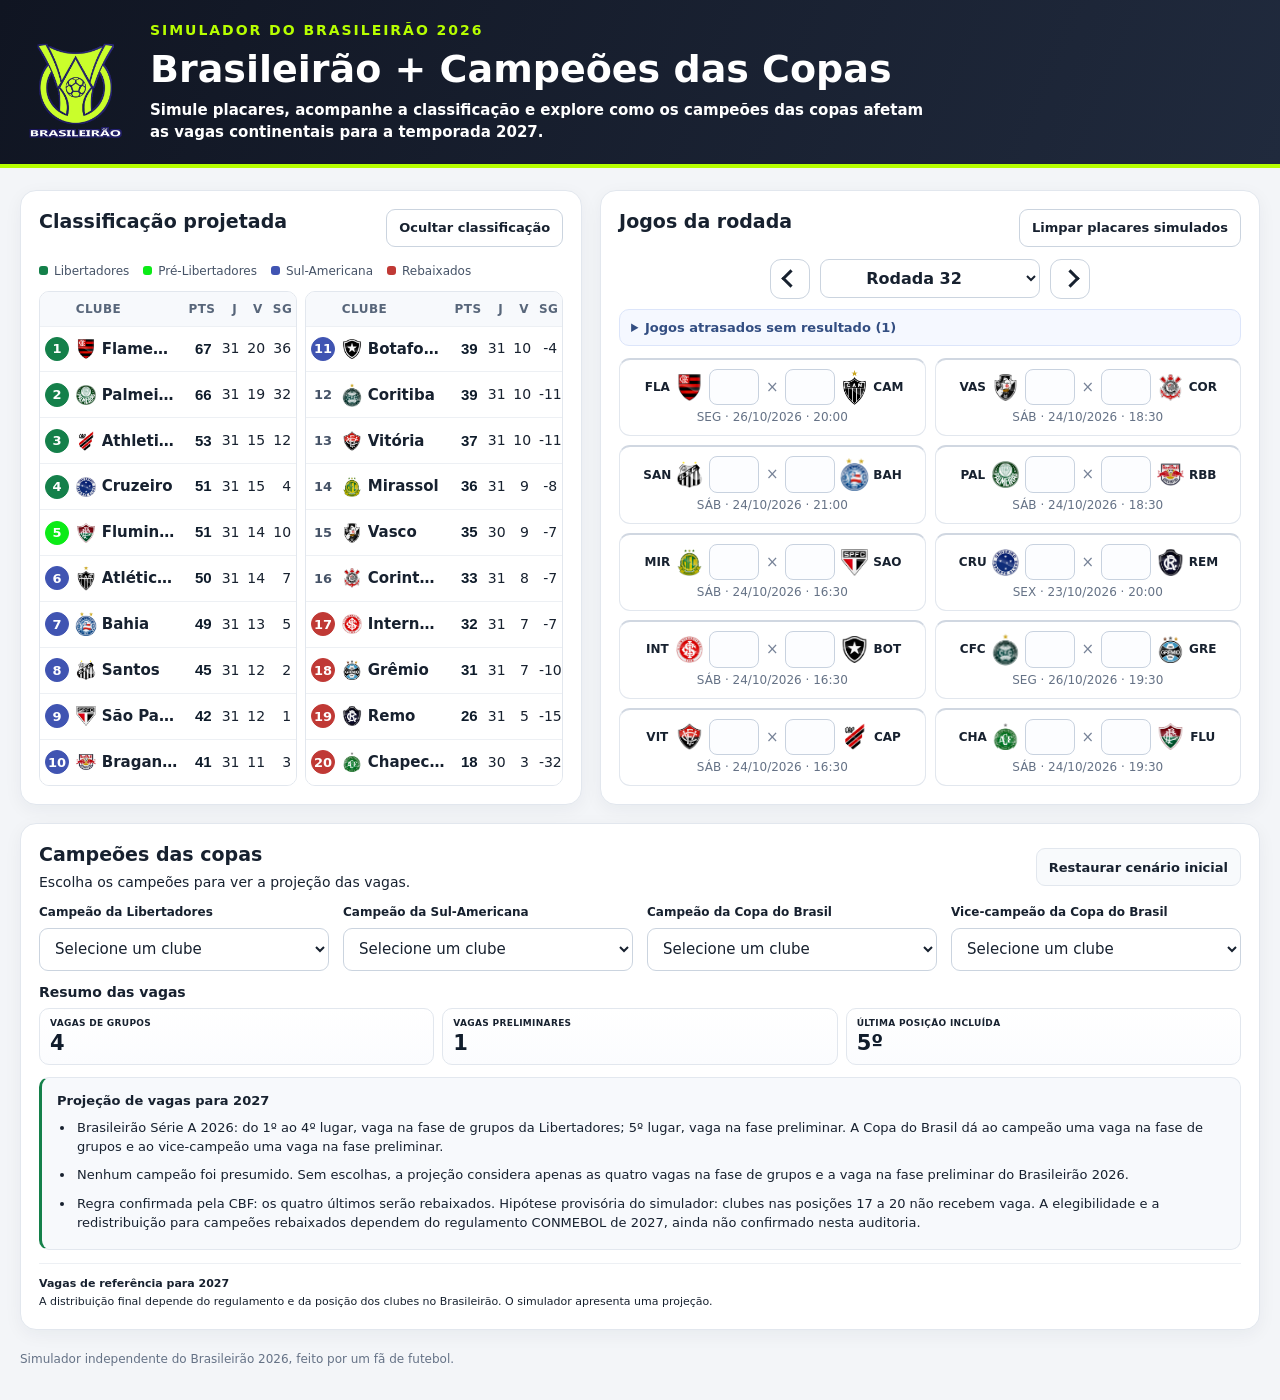
<file: index.html>
<!doctype html>
<html lang="pt-BR">
<head>
  <meta charset="utf-8">
  <meta name="viewport" content="width=device-width,initial-scale=1">
  <title>Simulador Brasileirão + Copas 2026</title>
  <link rel="stylesheet" href="css/style.css">
</head>
<body>
  <header>
    <div class="header-inner">
      <div class="brand-logo-crop" role="img" aria-label="Logo do Brasileirão">
        <span class="visually-hidden">Brasileirão</span>
      </div>
      <div class="header-copy">
        <div class="eyebrow">Simulador do Brasileirão 2026</div>
        <h1>Brasileirão + Campeões das Copas</h1>
        <p>Simule placares, acompanhe a classificação e explore como os campeões das copas afetam as vagas continentais para a temporada 2027.</p>
      </div>
    </div>
  </header>
  <main class="wrap">
    <div class="main-layout">
      <section class="card standings-card" id="standingsCard" aria-labelledby="standingsTitle">
        <div class="toolbar" id="standingsToolbar">
          <div><h2 id="standingsTitle">Classificação projetada</h2><span id="simulationStatus" class="simulation-status" hidden></span></div>
          <button class="btn" id="toggleStandings" type="button" aria-expanded="true" aria-controls="standingsContent">Ocultar classificação</button>
        </div>
        <div id="standingsContent">
          <div class="legend" aria-label="Legenda das zonas"><span><i class="dot zone-groups"></i>Libertadores</span><span><i class="dot zone-pre"></i>Pré-Libertadores</span><span><i class="dot zone-sula"></i>Sul-Americana</span><span><i class="dot zone-relegation"></i>Rebaixados</span></div>
          <div class="tables-pair">
            <div class="tablewrap"><table><thead><tr><th aria-label="Posição"></th><th>Clube</th><th>Pts</th><th>J</th><th>V</th><th>SG</th></tr></thead><tbody id="tbodyTop"></tbody></table></div>
            <div class="tablewrap"><table><thead><tr><th aria-label="Posição"></th><th>Clube</th><th>Pts</th><th>J</th><th>V</th><th>SG</th></tr></thead><tbody id="tbodyBottom"></tbody></table></div>
          </div>
        </div>
      </section>

      <section class="card matches-card" aria-labelledby="matchesTitle">
        <div class="toolbar matches-heading" id="matchesHeading">
          <div class="matches-title-group" id="matchesTitleGroup">
            <div><h2 id="matchesTitle">Jogos da rodada</h2></div>
          </div>
          <button class="btn" id="clearScores" type="button">Limpar placares simulados</button>
        </div>
        <nav class="round-nav" aria-label="Navegação entre rodadas">
          <button class="round-arrow" id="prevRound" type="button" aria-label="Rodada anterior">←</button>
          <select id="roundSelect" aria-label="Selecionar rodada"></select>
          <button class="round-arrow" id="nextRound" type="button" aria-label="Próxima rodada">→</button>
        </nav>
        <details id="delayedFixtures" class="delayed-fixtures" hidden>
          <summary id="delayedFixturesTitle">Jogos atrasados sem resultado</summary>
          <div id="roundProgress" class="small round-meta"></div>
        </details>
        <div id="fixtures" class="fixtures"></div>
      </section>
    </div>

    <section class="card cups-card" aria-labelledby="cupsTitle">
      <div class="cups-heading">
        <div><h2 id="cupsTitle">Campeões das copas</h2><p class="sub">Escolha os campeões para ver a projeção das vagas.</p></div>
        <button class="btn btn-secondary" id="reset" type="button">Restaurar cenário inicial</button>
      </div>
      <div class="cup-selectors">
        <div class="field"><label for="lib">Campeão da Libertadores</label><select id="lib"></select></div>
        <div class="field"><label for="sula">Campeão da Sul-Americana</label><select id="sula"></select></div>
        <div class="field"><label for="cdb">Campeão da Copa do Brasil</label><select id="cdb"></select></div>
        <div class="field"><label for="vice">Vice-campeão da Copa do Brasil</label><select id="vice"></select></div>
      </div>
      <section class="qualification-summary" aria-labelledby="summaryTitle">
        <h3 id="summaryTitle">Resumo das vagas</h3>
        <div class="summary">
          <div class="metric"><span>Vagas de grupos</span><strong id="directCount">4</strong></div>
          <div class="metric"><span>Vagas preliminares</span><strong id="preCount">1</strong></div>
          <div class="metric"><span>Última posição incluída</span><strong id="lastPlace">5º</strong></div>
        </div>
      </section>
      <div id="explain" class="cup-projection" aria-live="polite"></div>
      <div class="cups-footer"><div class="note cups-reference"><b>Vagas de referência para 2027</b><span>A distribuição final depende do regulamento e da posição dos clubes no Brasileirão. O simulador apresenta uma projeção.</span></div></div>
    </section>
    <div class="foot">Simulador independente do Brasileirão 2026, feito por um fã de futebol.</div>
  </main>
  <script src="js/fixtures.js"></script>
  <script src="js/app.js"></script>
</body>
</html>
</file>
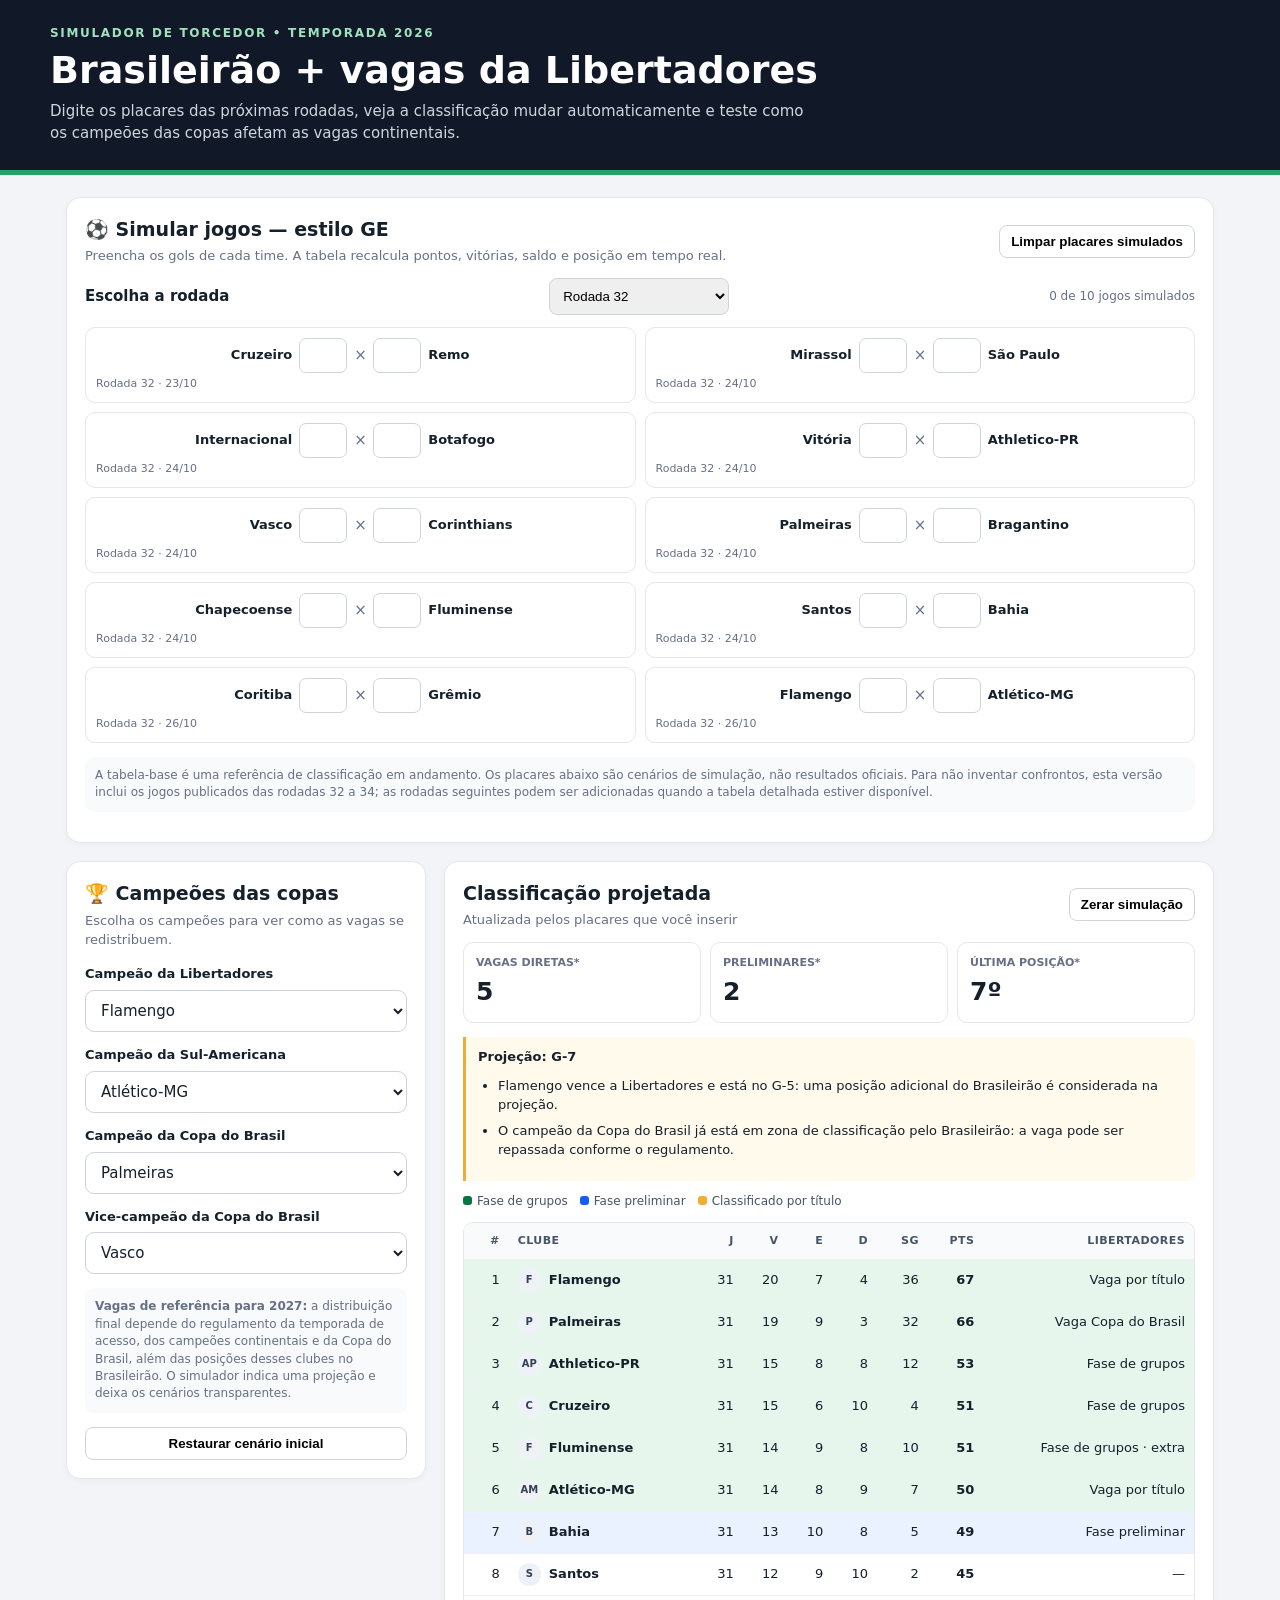
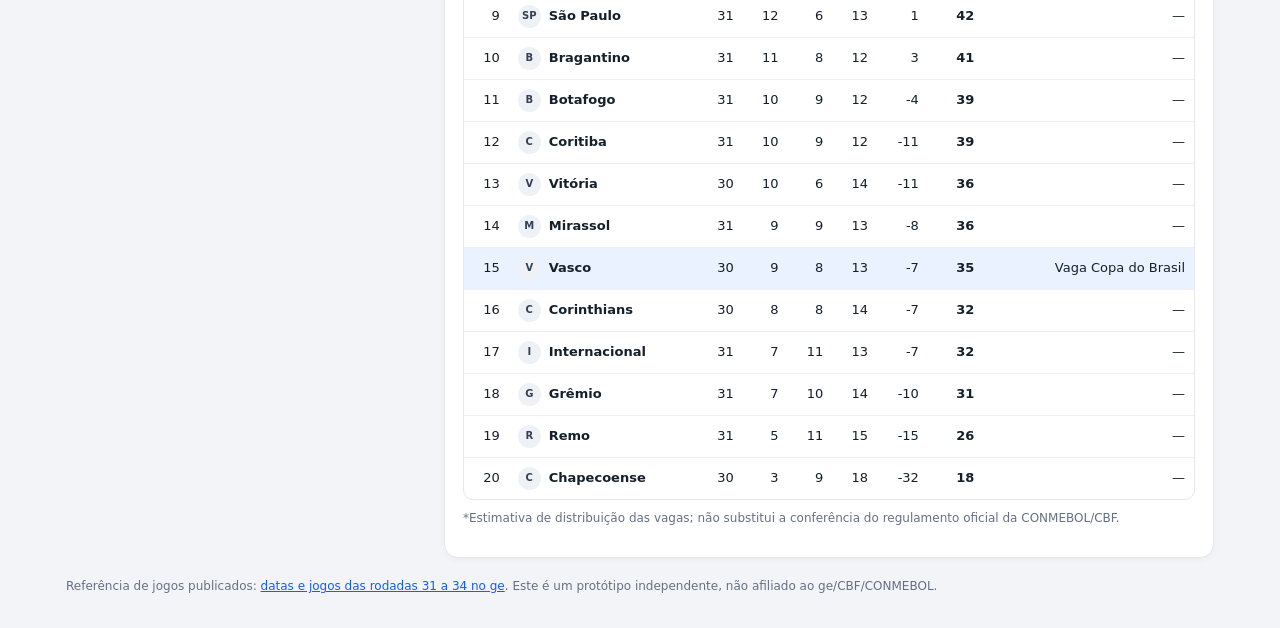
<file: simulador-original.html>
<!doctype html>
<html lang="pt-BR"><head><meta charset="utf-8"><meta name="viewport" content="width=device-width,initial-scale=1"><title>Simulador Brasileirão + Copas 2026</title>
<style>
:root{--bg:#f2f4f7;--card:#fff;--ink:#15202b;--muted:#667085;--line:#e5e7eb;--green:#087443;--greenbg:#e7f6ed;--blue:#155eef;--bluebg:#eaf1ff;--yellow:#a15c00;--yellowbg:#fff4d6;--red:#b42318;--redbg:#ffebe9}*{box-sizing:border-box}body{margin:0;background:var(--bg);font:15px/1.45 system-ui,-apple-system,Segoe UI,Roboto,Arial;color:var(--ink)}header{background:#111827;color:#fff;padding:25px max(18px,calc((100% - 1180px)/2));border-bottom:5px solid #20a464}header .eyebrow{font-size:12px;text-transform:uppercase;letter-spacing:.14em;color:#9fe2bc;font-weight:800}h1{font-size:clamp(25px,4vw,38px);line-height:1.08;margin:8px 0}header p{color:#d0d5dd;max-width:760px;margin:10px 0 0}.wrap{max-width:1180px;margin:22px auto;padding:0 16px}.grid{display:grid;grid-template-columns:360px 1fr;gap:18px;align-items:start}.card{background:var(--card);border:1px solid var(--line);border-radius:14px;padding:18px;box-shadow:0 2px 6px #10182808}.card h2{font-size:19px;margin:0 0 5px}.sub{color:var(--muted);font-size:13px;margin:0 0 15px}.field{display:block;margin:14px 0}.field label{display:block;font-weight:700;font-size:13px;margin-bottom:6px}.field select{width:100%;padding:10px 11px;border:1px solid #cfd4dc;border-radius:9px;background:white;color:var(--ink);font:inherit}.note{font-size:12px;color:var(--muted);padding:10px;background:#f8fafc;border-radius:9px;margin-top:14px}.toolbar{display:flex;justify-content:space-between;gap:10px;align-items:center;flex-wrap:wrap;margin-bottom:12px}.toolbar h2{margin:0}.btn{border:1px solid #cfd4dc;background:white;border-radius:8px;padding:8px 11px;font-weight:700;cursor:pointer}.btn:hover{background:#f8fafc}.tablewrap{overflow:auto;border:1px solid var(--line);border-radius:10px}table{border-collapse:collapse;width:100%;min-width:630px;font-size:13px}th{background:#f8fafc;text-align:right;color:#475467;font-size:11px;text-transform:uppercase;letter-spacing:.04em;padding:10px 9px;position:sticky;top:0}th:nth-child(2){text-align:left}td{padding:9px;border-top:1px solid #eef0f3;text-align:right;white-space:nowrap}td:nth-child(2){text-align:left;font-weight:700}.pos{color:#667085;width:30px}.club{display:flex;gap:8px;align-items:center}.crest{width:23px;height:23px;border-radius:50%;background:#eef2f6;display:inline-grid;place-items:center;font-size:10px;font-weight:900;color:#344054}.editable{width:54px;text-align:center;border:1px solid #d0d5dd;border-radius:6px;padding:5px;font:inherit}.qual-group{background:var(--greenbg)}.qual-pre{background:var(--bluebg)}.qual-extra{background:var(--yellowbg)}.zone{display:inline-block;font-size:10px;font-weight:900;border-radius:5px;padding:3px 5px;margin-left:6px}.legend{display:flex;gap:12px;flex-wrap:wrap;margin:12px 0;color:#475467;font-size:12px}.dot{display:inline-block;width:9px;height:9px;border-radius:3px;margin-right:5px}.summary{display:grid;grid-template-columns:repeat(3,1fr);gap:9px;margin-bottom:14px}.metric{border:1px solid var(--line);border-radius:10px;padding:12px}.metric span{display:block;font-size:11px;color:var(--muted);font-weight:800;text-transform:uppercase}.metric strong{display:block;font-size:25px;margin-top:3px}.result-list{padding-left:20px;margin:10px 0}.result-list li{margin:7px 0}.warn{border-left:3px solid #f0ad35;background:#fffaeb;padding:11px 12px;font-size:13px;border-radius:0 8px 8px 0;margin-top:12px}.foot{font-size:12px;color:var(--muted);margin:20px 0 32px}.foot a{color:#155eef}.small{font-size:12px;color:var(--muted)}@media(max-width:850px){.grid{grid-template-columns:1fr}.summary{grid-template-columns:repeat(3,1fr)}}@media(max-width:440px){.summary{grid-template-columns:1fr}.metric{display:flex;justify-content:space-between;align-items:center}.metric strong{font-size:22px}}
</style></head><body>
<header><div class="eyebrow">Simulador de torcedor • Temporada 2026</div><h1>Brasileirão + vagas da Libertadores</h1><p>Digite os placares das próximas rodadas, veja a classificação mudar automaticamente e teste como os campeões das copas afetam as vagas continentais.</p></header>
<main class="wrap">
<section class="card" style="margin-bottom:18px"><div class="toolbar"><div><h2>⚽ Simular jogos — estilo GE</h2><p class="sub" style="margin:4px 0 0">Preencha os gols de cada time. A tabela recalcula pontos, vitórias, saldo e posição em tempo real.</p></div><button class="btn" id="clearScores">Limpar placares simulados</button></div>
<div class="toolbar"><label for="roundSelect" style="font-weight:800">Escolha a rodada</label><select id="roundSelect" style="padding:9px;border:1px solid #cfd4dc;border-radius:8px;min-width:180px"></select><span id="roundProgress" class="small"></span></div>
<div id="fixtures" class="fixtures"></div><p class="note">A tabela-base é uma referência de classificação em andamento. Os placares abaixo são cenários de simulação, não resultados oficiais. Para não inventar confrontos, esta versão inclui os jogos publicados das rodadas 32 a 34; as rodadas seguintes podem ser adicionadas quando a tabela detalhada estiver disponível.</p>
</section>
<div class="grid"><section class="card"><h2>🏆 Campeões das copas</h2><p class="sub">Escolha os campeões para ver como as vagas se redistribuem.</p>
<div class="field"><label for="lib">Campeão da Libertadores</label><select id="lib"></select></div><div class="field"><label for="sula">Campeão da Sul-Americana</label><select id="sula"></select></div><div class="field"><label for="cdb">Campeão da Copa do Brasil</label><select id="cdb"></select></div><div class="field"><label for="vice">Vice-campeão da Copa do Brasil</label><select id="vice"></select></div>
<div class="note"><b>Vagas de referência para 2027:</b> a distribuição final depende do regulamento da temporada de acesso, dos campeões continentais e da Copa do Brasil, além das posições desses clubes no Brasileirão. O simulador indica uma projeção e deixa os cenários transparentes.</div><button class="btn" id="reset" style="width:100%;margin-top:14px">Restaurar cenário inicial</button></section>
<section class="card"><div class="toolbar"><div><h2>Classificação projetada</h2><div class="sub" style="margin:4px 0 0">Atualizada pelos placares que você inserir</div></div><button class="btn" id="resetAll">Zerar simulação</button></div><div class="summary"><div class="metric"><span>Vagas diretas*</span><strong id="directCount">4</strong></div><div class="metric"><span>Preliminares*</span><strong id="preCount">1</strong></div><div class="metric"><span>Última posição*</span><strong id="lastPlace">5º</strong></div></div><div id="explain"></div><div class="legend"><span><i class="dot" style="background:#087443"></i>Fase de grupos</span><span><i class="dot" style="background:#155eef"></i>Fase preliminar</span><span><i class="dot" style="background:#f0ad35"></i>Classificado por título</span></div><div class="tablewrap"><table><thead><tr><th>#</th><th>Clube</th><th>J</th><th>V</th><th>E</th><th>D</th><th>SG</th><th>Pts</th><th>Libertadores</th></tr></thead><tbody id="tbody"></tbody></table></div><p class="small" style="margin-top:10px">*Estimativa de distribuição das vagas; não substitui a conferência do regulamento oficial da CONMEBOL/CBF.</p></section></div>
<div class="foot">Referência de jogos publicados: <a href="https://ge.globo.com/rs/futebol/brasileirao-serie-a/noticia/2026/09/27/cbf-desmembra-rodadas-do-brasileirao-com-duas-semanas-completas-de-jogos-veja-as-datas.ghtml" target="_blank" rel="noopener">datas e jogos das rodadas 31 a 34 no ge</a>. Este é um protótipo independente, não afiliado ao ge/CBF/CONMEBOL.</div></main>
<style>.fixtures{display:grid;grid-template-columns:repeat(2,minmax(0,1fr));gap:9px}.fixture{display:grid;grid-template-columns:minmax(0,1fr) 48px 12px 48px minmax(0,1fr);gap:7px;align-items:center;border:1px solid #e5e7eb;border-radius:10px;padding:10px;background:#fff}.fixture .home{text-align:right;font-weight:700}.fixture .away{font-weight:700}.score{width:48px;min-width:0;padding:7px 2px;text-align:center;border:1px solid #cfd4dc;border-radius:7px;font:700 16px system-ui}.dash{text-align:center;color:#667085}.fixture .home,.fixture .away{font-size:13px}.fixture .date{grid-column:1/-1;color:#667085;font-size:11px;margin-top:-4px}@media(max-width:700px){.fixtures{grid-template-columns:1fr}.fixture{grid-template-columns:minmax(0,1fr) 42px 10px 42px minmax(0,1fr);gap:5px}.score{width:42px}.fixture .home,.fixture .away{font-size:12px}}</style>
<script>
const initialTeams=[
['Flamengo',31,20,7,4,36,67],['Palmeiras',31,19,9,3,32,66],['Athletico-PR',31,15,8,8,12,53],['Cruzeiro',31,15,6,10,4,51],['Fluminense',31,14,9,8,10,51],['Atlético-MG',31,14,8,9,7,50],['Bahia',31,13,10,8,5,49],['Santos',31,12,9,10,2,45],['São Paulo',31,12,6,13,1,42],['Bragantino',31,11,8,12,3,41],['Botafogo',31,10,9,12,-4,39],['Coritiba',31,10,9,12,-11,39],['Vitória',30,10,6,14,-11,36],['Mirassol',31,9,9,13,-8,36],['Vasco',30,9,8,13,-7,35],['Corinthians',30,8,8,14,-7,32],['Internacional',31,7,11,13,-7,32],['Grêmio',31,7,10,14,-10,31],['Remo',31,5,11,15,-15,26],['Chapecoense',30,3,9,18,-32,18]
];
const fixturesByRound={
32:[['Cruzeiro','Remo','23/10'],['Mirassol','São Paulo','24/10'],['Internacional','Botafogo','24/10'],['Vitória','Athletico-PR','24/10'],['Vasco','Corinthians','24/10'],['Palmeiras','Bragantino','24/10'],['Chapecoense','Fluminense','24/10'],['Santos','Bahia','24/10'],['Coritiba','Grêmio','26/10'],['Flamengo','Atlético-MG','26/10']],
33:[['Fluminense','Internacional','28/10'],['Santos','Palmeiras','28/10'],['Bragantino','Chapecoense','28/10'],['Bahia','São Paulo','28/10'],['Remo','Botafogo','28/10'],['Atlético-MG','Cruzeiro','29/10'],['Coritiba','Vitória','29/10'],['Vasco','Flamengo','29/10'],['Grêmio','Athletico-PR','29/10'],['Corinthians','Mirassol','30/10']],
34:[['Bragantino','Santos','02/11'],['Chapecoense','Mirassol','03/11'],['Internacional','Coritiba','03/11'],['Flamengo','Grêmio','04/11'],['Athletico-PR','Vasco','04/11'],['Botafogo','Atlético-MG','04/11'],['São Paulo','Corinthians','04/11'],['Palmeiras','Remo','05/11'],['Cruzeiro','Bahia','05/11'],['Vitória','Fluminense','06/11']]
};
let teams=initialTeams.map(t=>t.slice());let scores={};let currentRound='32';
const $=id=>document.getElementById(id);const teamNames=initialTeams.map(t=>t[0]);
function fillSelect(id,defaultName){$(id).innerHTML='<option value="">— Indefinido —</option>'+teamNames.map(n=>`<option value="${n}">${n}</option>`).join('');$(id).value=defaultName||''}
fillSelect('lib','Flamengo');fillSelect('sula','Atlético-MG');fillSelect('cdb','Palmeiras');fillSelect('vice','Vasco');
Object.keys(fixturesByRound).forEach(r=>{$('roundSelect').insertAdjacentHTML('beforeend',`<option value="${r}">Rodada ${r}</option>`)});
function fixtureKey(r,i){return `${r}-${i}`}
function renderFixtures(){currentRound=$('roundSelect').value;const games=fixturesByRound[currentRound]||[];$('fixtures').innerHTML=games.map((g,i)=>{let k=fixtureKey(currentRound,i),sc=scores[k]||['',''];return `<div class="fixture"><div class="home">${g[0]}</div><input class="score" inputmode="numeric" type="number" min="0" max="30" aria-label="Gols ${g[0]}" data-round="${currentRound}" data-index="${i}" data-side="0" value="${sc[0]}"><span class="dash">×</span><input class="score" inputmode="numeric" type="number" min="0" max="30" aria-label="Gols ${g[1]}" data-round="${currentRound}" data-index="${i}" data-side="1" value="${sc[1]}"><div class="away">${g[1]}</div><div class="date">Rodada ${currentRound} · ${g[2]}</div></div>`}).join('');document.querySelectorAll('.score').forEach(el=>el.addEventListener('input',()=>{let k=fixtureKey(el.dataset.round,Number(el.dataset.index));if(!scores[k])scores[k]=['',''];scores[k][Number(el.dataset.side)]=el.value;renderTable()}));const filled=games.filter((g,i)=>{let a=scores[fixtureKey(currentRound,i)];return a&&a[0]!==''&&a[1]!==''}).length;$('roundProgress').textContent=`${filled} de ${games.length} jogos simulados`}
function getRows(){let rows=teams.map(t=>({name:t[0],j:t[1],v:t[2],e:t[3],d:t[4],sg:t[5],pts:t[6],gp:0,gs:0,ga:0}));let map=Object.fromEntries(rows.map(r=>[r.name,r]));Object.keys(fixturesByRound).forEach(round=>fixturesByRound[round].forEach((g,i)=>{let sc=scores[fixtureKey(round,i)];if(!sc||sc[0]===''||sc[1]===''||sc[0]==null||sc[1]==null)return;let a=Number(sc[0]),b=Number(sc[1]);if(!Number.isFinite(a)||!Number.isFinite(b)||a<0||b<0)return;let h=map[g[0]],v=map[g[1]];h.j++;v.j++;h.sg+=a-b;v.sg+=b-a;h.gp+=a;h.gs+=b;v.gp+=b;v.gs+=a;if(a>b){h.v++;v.d++;h.pts+=3}else if(a<b){v.v++;h.d++;v.pts+=3}else{h.e++;v.e++;h.pts++;v.pts++}}));return rows.sort((a,b)=>b.pts-a.pts||b.v-a.v||b.sg-a.sg||b.gp-a.gp)}
function getQualification(rows){const lib=$('lib').value,sula=$('sula').value,cdb=$('cdb').value,vice=$('vice').value;let directExtra=0,preExtra=0,notes=[];const pos=Object.fromEntries(rows.map((r,i)=>[r.name,i+1]));for(const [label,w] of [['Libertadores',lib],['Sul-Americana',sula]])if(w&&pos[w]&&pos[w]<=5){directExtra++;notes.push(`${w} vence a ${label} e está no G-5: uma posição adicional do Brasileirão é considerada na projeção.`)}if(cdb&&vice&&cdb===vice)notes.push('Atenção: campeão e vice da Copa do Brasil precisam ser clubes diferentes.');else{let champTop4=cdb&&pos[cdb]&&pos[cdb]<=4,viceTop4=vice&&pos[vice]&&pos[vice]<=4,champQualified=cdb&&pos[cdb]&&pos[cdb]<=5,viceQualified=vice&&pos[vice]&&pos[vice]<=5;if(champTop4&&viceTop4){directExtra++;preExtra++;notes.push('Os dois finalistas da Copa do Brasil estão no G-4: as vagas da Copa podem ser redistribuídas ao Brasileirão, conforme o regulamento aplicável.')}else if(champQualified){preExtra++;notes.push('O campeão da Copa do Brasil já está em zona de classificação pelo Brasileirão: a vaga pode ser repassada conforme o regulamento.')}else if(viceQualified){preExtra++;notes.push('O vice da Copa do Brasil já está classificado pela liga: a vaga preliminar pode ser redistribuída.')}}let total=5+directExtra+preExtra,direct=4+directExtra;return{direct,pre:Math.max(1,total-direct),total,notes,pos}}
function renderTable(){let rows=getRows(),q=getQualification(rows);$('directCount').textContent=q.direct;$('preCount').textContent=q.pre;$('lastPlace').textContent=q.total+'º';$('explain').innerHTML=`<div class="warn"><b>Projeção: G-${q.total}</b><ul class="result-list">${(q.notes.length?q.notes:['Nenhuma vaga adicional identificada pelos campeões selecionados. A projeção usa como base cinco posições via Brasileirão.']).map(n=>`<li>${n}</li>`).join('')}</ul></div>`;$('tbody').innerHTML=rows.map((r,i)=>{let label='',cls='';if(i<q.direct){label=i<4?'Fase de grupos':'Fase de grupos · extra';cls='qual-group'}else if(i<q.total){label='Fase preliminar';cls='qual-pre'}if([$('lib').value,$('sula').value].includes(r.name)&&r.name){label='Vaga por título';cls='qual-group'}else if(r.name===$('cdb').value){label='Vaga Copa do Brasil';cls='qual-group'}else if(r.name===$('vice').value&&r.name){label='Vaga Copa do Brasil';cls='qual-pre'}return `<tr class="${cls}"><td>${i+1}</td><td><div class="club"><span class="crest">${r.name.split(/[- ]/).map(x=>x[0]).join('').slice(0,3)}</span>${r.name}</div></td><td>${r.j}</td><td>${r.v}</td><td>${r.e}</td><td>${r.d}</td><td>${r.sg}</td><td><b>${r.pts}</b></td><td>${label||'—'}</td></tr>`}).join('')}
$('roundSelect').addEventListener('change',renderFixtures);['lib','sula','cdb','vice'].forEach(id=>$(id).addEventListener('change',renderTable));$('clearScores').addEventListener('click',()=>{scores={};renderFixtures();renderTable()});$('resetAll').addEventListener('click',()=>{scores={};renderFixtures();renderTable()});$('reset').addEventListener('click',()=>{scores={};$('lib').value='Flamengo';$('sula').value='Atlético-MG';$('cdb').value='Palmeiras';$('vice').value='Vasco';renderFixtures();renderTable()});renderFixtures();renderTable();
</script></body></html>
</file>
<file: css/style.css>
﻿:root {
  --brand-navy: #17145e;
  --brand-violet: #302c91;
  --brand-lime: #b7ff00;
  --page: #f3f5f8;
  --surface: #ffffff;
  --surface-soft: #f8fafc;
  --text: #17212f;
  --muted: #657286;
  --line: #e2e7ee;
  --line-strong: #cbd4df;
  --accent: var(--brand-navy);
  --accent-soft: #efefff;
  --groups: #14804a;
  --pre: #0ceb17;
  --sula: #4054b2;
  --relegation: #c03935;
  --shadow: 0 5px 18px rgb(18 32 50 / 5%);
}

* { box-sizing: border-box; }
body { margin: 0; background: var(--page); color: var(--text); font: 15px/1.5 system-ui, -apple-system, "Segoe UI", Roboto, Arial, sans-serif; }
header { position: relative; overflow: hidden; padding: 20px 24px; color: #fff; background: linear-gradient(112deg, #101522, #202A3D); border-bottom: 4px solid var(--brand-lime); }
.header-inner { position: relative; z-index: 1; display: flex; width: 100%; min-height: 112px; align-items: center; gap: 22px; margin: 0 auto; }
.brand-logo-crop { width: 104px; height: 112px; flex: 0 0 104px; background-image: url("../assets/brasileirao-logo-transparent.png"); background-repeat: no-repeat; background-size: auto 120px; background-position: center; }
.visually-hidden { position: absolute; width: 1px; height: 1px; overflow: hidden; clip: rect(0, 0, 0, 0); white-space: nowrap; clip-path: inset(50%); }
.header-copy { min-width: 0; }
header .eyebrow { color: var(--brand-lime); font-size: 14px; font-weight: 800; letter-spacing: .14em; text-transform: uppercase; }
h1 { margin: 7px 0 8px; font-size: clamp(26px, 3vw, 38px); line-height: 1.12; }
header p { max-width: 780px; margin: 0; color: #fff; font-weight: bold;}
.wrap { width: min(1680px, 100%); margin: 22px auto; padding: 0 20px; }
.main-layout { display: grid; grid-template-columns: minmax(0, 46fr) minmax(0, 54fr); gap: 18px; align-items: stretch; }
.main-layout:has(.matches-heading #toggleStandings) { grid-template-columns: minmax(0, 1fr); }
.standings-card[hidden] { display: none; }
.standings-card { display: flex; flex-direction: column; }
.main-layout > .card, .cups-card { min-width: 0; }
.card { padding: 18px; background: var(--surface); border: 1px solid var(--line); border-radius: 16px; box-shadow: var(--shadow); }
.card h2 { margin: 0 0 5px; font-size: 19px; line-height: 1.3; }
.sub { margin: 0 0 14px; color: var(--muted); font-size: 14px; }
.toolbar { display: flex; align-items: center; justify-content: space-between; gap: 12px; flex-wrap: wrap; margin-bottom: 12px; }
.toolbar h2 { margin: 0; }
.standings-card .toolbar { align-items: flex-start; }
.btn { min-height: 38px; padding: 8px 12px; color: var(--text); background: #fff; border: 1px solid var(--line-strong); border-radius: 9px; font: inherit; font-size: 13px; font-weight: 700; line-height: 1.2; cursor: pointer; transition: background .16s ease, border-color .16s ease, box-shadow .16s ease; }
.btn:hover { background: #f4f3ff; border-color: #b8b7da; }
button:focus-visible, summary:focus-visible, a:focus-visible, input:focus-visible { outline: 3px solid rgb(183 255 0 / 65%); outline-offset: 2px; }
select:focus-visible { outline: 2px solid #8795a8; outline-offset: 2px; }
.simulation-status { display: inline-flex; margin-top: 6px; padding: 3px 8px; color: #09663b; background: var(--accent-soft); border: 1px solid #ccebd8; border-radius: 999px; font-size: 11px; font-weight: 750; }
.simulation-status[hidden] { display: none; }

/* Classificação e legenda */
#standingsContent { display: flex; min-height: 0; flex: 1; flex-direction: column; }
#standingsContent[hidden] { display: none; }
.legend { display: flex; gap: 8px 14px; flex-wrap: wrap; margin: 3px 0 11px; color: #465367; font-size: 12px; }
.legend > span { display: inline-flex; align-items: center; white-space: nowrap; }
.dot { display: inline-block; width: 9px; height: 9px; margin-right: 6px; border-radius: 3px; }
.zone-groups { background: var(--groups); }
.zone-pre { background: var(--pre); }
.zone-sula { background: var(--sula); }
.zone-relegation { background: var(--relegation); }
.summary { display: grid; grid-template-columns: repeat(3, minmax(0, 1fr)); gap: 8px; margin-bottom: 10px; }
.metric { min-width: 0; padding: 8px 10px; border: 1px solid var(--line); border-radius: 10px; background: linear-gradient(180deg, #fff, #fbfcfe); }
.metric span { display: block; color: var(--muted); font-size: 9px; font-weight: 800; letter-spacing: .035em; line-height: 1.35; text-transform: uppercase; }
.metric strong { display: block; margin-top: 2px; color: #111d2c; font-size: 21px; line-height: 1.2; font-variant-numeric: tabular-nums; }
.tables-pair { display: grid; min-height: 0; flex: 1; grid-template-columns: repeat(2, minmax(0, 1fr)); gap: 8px; }
.tablewrap { min-width: 0; overflow: hidden; border: 1px solid var(--line); border-radius: 10px; }
.tables-pair table { width: 100%; height: 100%; table-layout: fixed; border-collapse: collapse; font-size: 14px; font-variant-numeric: tabular-nums; }
.tables-pair th, .tables-pair td { padding: 8px 5px; text-align: right; }
.tables-pair th { color: #58667a; background: #f7f9fc; font-size: 12px; font-weight: 800; letter-spacing: .04em; text-transform: uppercase; }
.tables-pair th:nth-child(2) { text-align: left; }
.tables-pair th:first-child, .tables-pair td:first-child { width: 12%; }
.tables-pair th:nth-child(2), .tables-pair td:nth-child(2) { width: 44%; }
.tables-pair th:nth-child(3), .tables-pair td:nth-child(3) { width: 13%; }
.tables-pair th:nth-child(4), .tables-pair td:nth-child(4), .tables-pair th:nth-child(5), .tables-pair td:nth-child(5) { width: 10%; }
.tables-pair th:nth-child(6), .tables-pair td:nth-child(6) { width: 11%; }
.tables-pair td { padding-top: 9px; padding-bottom: 9px; border-top: 1px solid #edf0f4; }
.tables-pair tbody tr { height: 10%; background: #fff; transition: background .14s ease; }
.tables-pair tbody tr:hover { background: #f7f9fc; }
.tables-pair td:first-child { text-align: center; }
.position-number { display: inline-grid; width: 24px; height: 24px; min-width: 24px; place-items: center; padding: 0; color: #fff; background: #465367; border: 1px solid #465367; border-radius: 50%; font-size: 13px; font-weight: 900; line-height: 1; }
.position-groups { background: var(--groups); border-color: var(--groups); }
.position-pre { background: var(--pre); border-color: var(--pre); }
.position-sula { background: var(--sula); border-color: var(--sula); }
.position-relegation { background: var(--relegation); border-color: var(--relegation); }
.position-neutral { color: #465367; background: transparent; border-color: transparent; }
.tables-pair td:nth-child(2) { overflow: hidden; text-align: left; font-size: 15px; font-weight: 650; text-overflow: ellipsis; white-space: nowrap; }
.standings-club { display: flex; min-width: 0; align-items: center; gap: 6px; }
.standings-club .crest-wrap, .standings-club .club-crest, .standings-club .crest-fallback { width: 20px; height: 20px; flex: 0 0 20px; }
.standings-club .club-crest[src$="atletico-mg.png"] { transform: scale(1.25); }
.standings-club .crest-fallback { font-size: 7px; }
.standings-club .club-name { overflow: hidden; text-overflow: ellipsis; white-space: nowrap; }
.tables-pair td:nth-child(3) b { color: #0e1b2a; font-family: 'Franklin Gothic Medium', 'Arial Narrow', Arial, sans-serif, system-ui, sans-serif; font-size: 15px; font-weight: 700; font-variant-numeric: tabular-nums lining-nums; }
.qualification-status, .qualification-source { display: none; }

/* Navegação, jogos e placares */
.matches-heading { align-items: flex-start; }
.matches-title-group { display: flex; min-width: 0; align-items: center; gap: 14px; flex-wrap: wrap; }
.matches-heading:has(#toggleStandings) { display: grid; grid-template-columns: minmax(0, 1fr) auto; grid-template-areas: "show clear" "heading heading"; align-items: center; gap: 10px 14px; }
.matches-heading:has(#toggleStandings) .matches-title-group { grid-area: heading; }
.matches-heading:has(#toggleStandings) #toggleStandings { grid-area: show; justify-self: start; }
.matches-heading:has(#toggleStandings) #clearScores { grid-area: clear; justify-self: end; }
.round-nav { display: grid; width: min(100%, 332px); grid-template-columns: 40px minmax(0, 220px) 40px; align-items: center; justify-content: center; gap: 10px; margin: 8px auto 10px; }
.round-nav select { justify-self: center; width: min(100%, 220px); min-width: 0; padding: 8px 32px 8px 12px; color: var(--text); background: #fff; border: 1px solid var(--line-strong); border-radius: 9px; font: 750 16px/1.25 system-ui, sans-serif; text-align: center; cursor: pointer; }
.round-arrow { display: flex; width: 40px; height: 40px; align-items: center; justify-content: center; padding: 0; color: #17212f; background: #fff; border: 1px solid #cbd4df; border-radius: 11px; font-size: 0; line-height: 0; cursor: pointer; transition: background .15s ease, border-color .15s ease, transform .12s ease, opacity .15s ease; }
.round-arrow::before { display: block; width: 10px; height: 10px; flex: 0 0 10px; margin: 0; border-top: 3px solid currentColor; border-right: 3px solid currentColor; content: ""; transform: rotate(45deg); }
#prevRound.round-arrow::before { transform: rotate(-135deg); }
.round-arrow:hover:not(:disabled) { background: #f2f5f9; border-color: #aebac9; }
.round-arrow:active:not(:disabled) { background: #e8edf4; transform: scale(.97); }
.round-arrow:disabled { color: #8a96a5; background: #f8fafc; opacity: .72; cursor: not-allowed; }
.delayed-fixtures { margin: 0 0 12px; padding: 8px 11px; background: #f5f8ff; border: 1px solid #dce5fa; border-radius: 10px; }
.delayed-fixtures[hidden] { display: none; }
.delayed-fixtures summary { color: #334e82; font-size: 13px; font-weight: 750; cursor: pointer; }
.round-meta { display: flex; justify-content: center; gap: 5px 12px; flex-wrap: wrap; margin-top: 7px; color: var(--muted); font-size: 13px; line-height: 1.6; text-align: center; }
.delayed-fixture-link { color: #155eef; font-weight: 700; text-decoration: underline; text-underline-offset: 2px; }
.delayed-fixture-link:hover { color: #073ea8; }
.fixtures { display: grid; grid-template-columns: repeat(2, minmax(0, 1fr)); align-content: start; gap: 9px; }
.fixture { display: grid; min-width: 0; grid-template-columns: minmax(0, 1fr) 50px 14px 50px minmax(0, 1fr); align-items: center; gap: 6px; padding: 9px; background: #fff; border: 1px solid var(--line); border-top: 2px solid #d0d7e1; border-radius: 11px; transition: border-color .16s ease, background .16s ease, box-shadow .16s ease; }
.fixture:hover { border-color: #c5cfdb; box-shadow: 0 3px 9px rgb(18 32 50 / 5%); }
.fixture-official, .fixture-simulated { border-top-color: #18a365; }
.fixture-in-progress { background: #f7fcf8; border-color: #b7dec7; }
.team-cell { display: flex; min-width: 0; align-items: center; gap: 5px; font-size: 12px; font-weight: 800; }
.fixture .home { justify-content: flex-end; text-align: right; }
.fixture .away { justify-content: flex-start; text-align: left; }
.club-abbr { width: 28px; flex: 0 0 28px; text-align: center; white-space: nowrap; }
.crest-wrap { display: grid; width: 27px; height: 27px; flex: 0 0 27px; place-items: center; }
.club-crest { width: 27px; height: 27px; object-fit: contain; }
.club-crest[src$="atletico-mg.png"] { transform: scale(1.3); }
.club-crest[src$="coritiba.png"], .club-crest[src$="bahia.png"] { transform: scale(1.2); }
.crest-fallback { display: grid; width: 27px; height: 27px; place-items: center; color: #344054; background: #eef2f6; border-radius: 50%; font-size: 9px; font-weight: 900; letter-spacing: -.04em; }
.crest-fallback[hidden] { display: none; }
.score { width: 50px; min-width: 0; padding: 7px 3px; color: #17212f; background: #fcfdff; border: 1px solid #c8d2df; border-radius: 8px; font: 750 17px/1.2 system-ui, sans-serif; text-align: center; transition: border-color .15s ease, box-shadow .15s ease; }
.score:hover { border-color: #98a7ba; }
.score:focus { border-color: #12804c; box-shadow: 0 0 0 3px rgb(18 128 76 / 15%); outline: none; }
.dash { color: #778398; text-align: center; }
.official-score { grid-column: 2 / 5; padding: 7px 3px; color: #263448; background: #f0f3f7; border-radius: 8px; font-size: 17px; font-weight: 850; text-align: center; }
.pending-score { grid-column: 2 / 5; color: #68758a; font-size: 11px; font-weight: 700; text-align: center; }
.fixture .date { grid-column: 1 / -1; margin-top: -3px; color: #657286; font-size: 12px; text-align: center; }
.fixture-official .date { color: #087443; }
.note { margin-top: 14px; padding: 10px 12px; color: var(--muted); background: #f7f9fc; border-radius: 9px; font-size: 13px; line-height: 1.5; }

/* Campeões das copas e projeção */
.cups-card { margin-top: 18px; }
.cups-heading { display: flex; align-items: center; justify-content: space-between; gap: 14px; margin-bottom: 6px; }
.cups-heading .sub { margin: 3px 0 0; color: var(--text); }
.cup-selectors { display: grid; grid-template-columns: repeat(4, minmax(0, 1fr)); gap: 14px; }
.qualification-summary { margin-top: 8px; }
.qualification-summary h3 { margin: 0 0 7px; color: var(--text); font-size: 14px; line-height: 1.3; }
.qualification-summary .metric span { color: var(--text); }
.field { display: block; margin: 12px 0; }
.cup-selectors .field { min-width: 0; margin: 4px 0; }
.cup-selectors .field label { display: block; margin-bottom: 7px; color: var(--text); font-size: 12px; font-weight: 750; }
.field select { width: 100%; min-height: 43px; padding: 9px 34px 9px 11px; color: var(--text); background: #fff; border: 1px solid var(--line-strong); border-radius: 9px; font: inherit; transition: border-color .15s ease, box-shadow .15s ease, background .15s ease; }
.field select:hover { border-color: #9eacbd; background: #fcfdff; }
.cup-projection .warn { margin-top: 12px; padding: 13px 15px; color: var(--text); background: #f7f9fc; border: 1px solid #e3e8ef; border-left: 3px solid var(--groups); border-radius: 10px; font-size: 13px; }
.cup-projection .warn > b { display: block; margin-bottom: 5px; color: var(--text); font-size: 13px; }
.result-list { display: grid; grid-template-columns: minmax(0, 1fr); row-gap: 4px; margin: 5px 0 0; padding-left: 18px; }
.result-list li { margin: 3px 0; padding-left: 2px; break-inside: avoid; line-height: 1.45; }
.cups-footer { display: flex; align-items: center; justify-content: space-between; gap: 16px; margin-top: 13px; padding-top: 12px; border-top: 1px solid #edf0f4; }
.cups-reference { display: grid; gap: 2px; flex: 1; margin: 0; padding: 0; color: var(--text); background: transparent; font-size: 11px; }
.cups-reference b { color: var(--text); font-size: 11px; }
.btn-secondary { flex: 0 0 auto; color: #465367; background: #f8fafc; border-color: var(--line); }
.cups-card #reset { color: var(--text); }
.btn-secondary:hover { color: var(--text); background: #eef2f7; }
.foot { margin: 20px 0 32px; color: var(--muted); font-size: 12px; }
.foot a { color: #155eef; }
.small { color: var(--muted); font-size: 13px; }

@media (max-width: 1100px) {
  .main-layout { grid-template-columns: minmax(0, 1fr); align-items: start; }
  .standings-card .toolbar .sub { margin-bottom: 4px; }
  .tables-pair table { font-size: 14px; }
  .tables-pair td:nth-child(2) { font-size: 15px; }
  .cup-selectors { grid-template-columns: repeat(2, minmax(0, 1fr)); }
}
@media (max-width: 760px) {
  .wrap { margin-top: 14px; padding: 0 12px; }
  header { padding: 16px; }
  .header-inner { min-height: 90px; gap: 12px; }
  .brand-logo-crop { width: 84px; height: 90px; flex-basis: 84px; background-size: auto 90px; background-position: center; }
  header .eyebrow { font-size: 10px; letter-spacing: .1em; }
  h1 { margin: 5px 0 6px; font-size: clamp(22px, 5vw, 30px); }
  header p { font-size: 13px; line-height: 1.4; }
  .card { padding: 15px; }
  .fixtures { grid-template-columns: 1fr; }
  .fixture { grid-template-columns: minmax(0, 1fr) 46px 12px 46px minmax(0, 1fr); gap: 5px; padding: 9px; }
  .score { width: 46px; }
  .team-cell { gap: 4px; font-size: 11px; }
  .club-abbr { width: 27px; flex-basis: 27px; }
  .crest-wrap, .club-crest, .crest-fallback { width: 24px; height: 24px; }
  .crest-wrap, .crest-fallback { flex-basis: 24px; }
  .cup-selectors { grid-template-columns: repeat(2, minmax(0, 1fr)); }
}
@media (max-width: 540px) {
  .toolbar { align-items: flex-start; }
  .matches-heading > .btn { width: 100%; }
  .matches-title-group { gap: 8px; }
  .matches-heading:has(#toggleStandings) { grid-template-columns: minmax(0, 1fr); grid-template-areas: "show" "clear" "heading"; }
  .matches-heading:has(#toggleStandings) #toggleStandings,
  .matches-heading:has(#toggleStandings) #clearScores { justify-self: stretch; }
  .round-nav select { width: min(100%, 220px); font-size: 15px; }
  .tables-pair { grid-template-columns: 1fr; gap: 0; }
  .tables-pair .tablewrap { border-radius: 0; }
  .tables-pair .tablewrap:first-child { border-bottom: 0; border-radius: 10px 10px 0 0; }
  .tables-pair .tablewrap:last-child { border-top: 0; border-radius: 0 0 10px 10px; }
  .tables-pair .tablewrap:last-child thead { display: none; }
  .tables-pair th, .tables-pair td { padding: 8px 7px; }
  .position-number { width: 22px; height: 22px; min-width: 22px; font-size: 12px; }
  .standings-club { gap: 4px; }
  .standings-club .crest-wrap, .standings-club .club-crest, .standings-club .crest-fallback { width: 18px; height: 18px; flex-basis: 18px; }
  .summary { gap: 6px; }
  .metric { padding: 8px; }
  .metric span { font-size: 8px; }
  .metric strong { font-size: 19px; }
  .cup-selectors { grid-template-columns: 1fr; gap: 7px; }
  .cups-footer { align-items: stretch; flex-direction: column; }
  .cups-heading { align-items: flex-start; flex-wrap: wrap; }
  .cups-heading #reset { width: 100%; }
}
</file>
